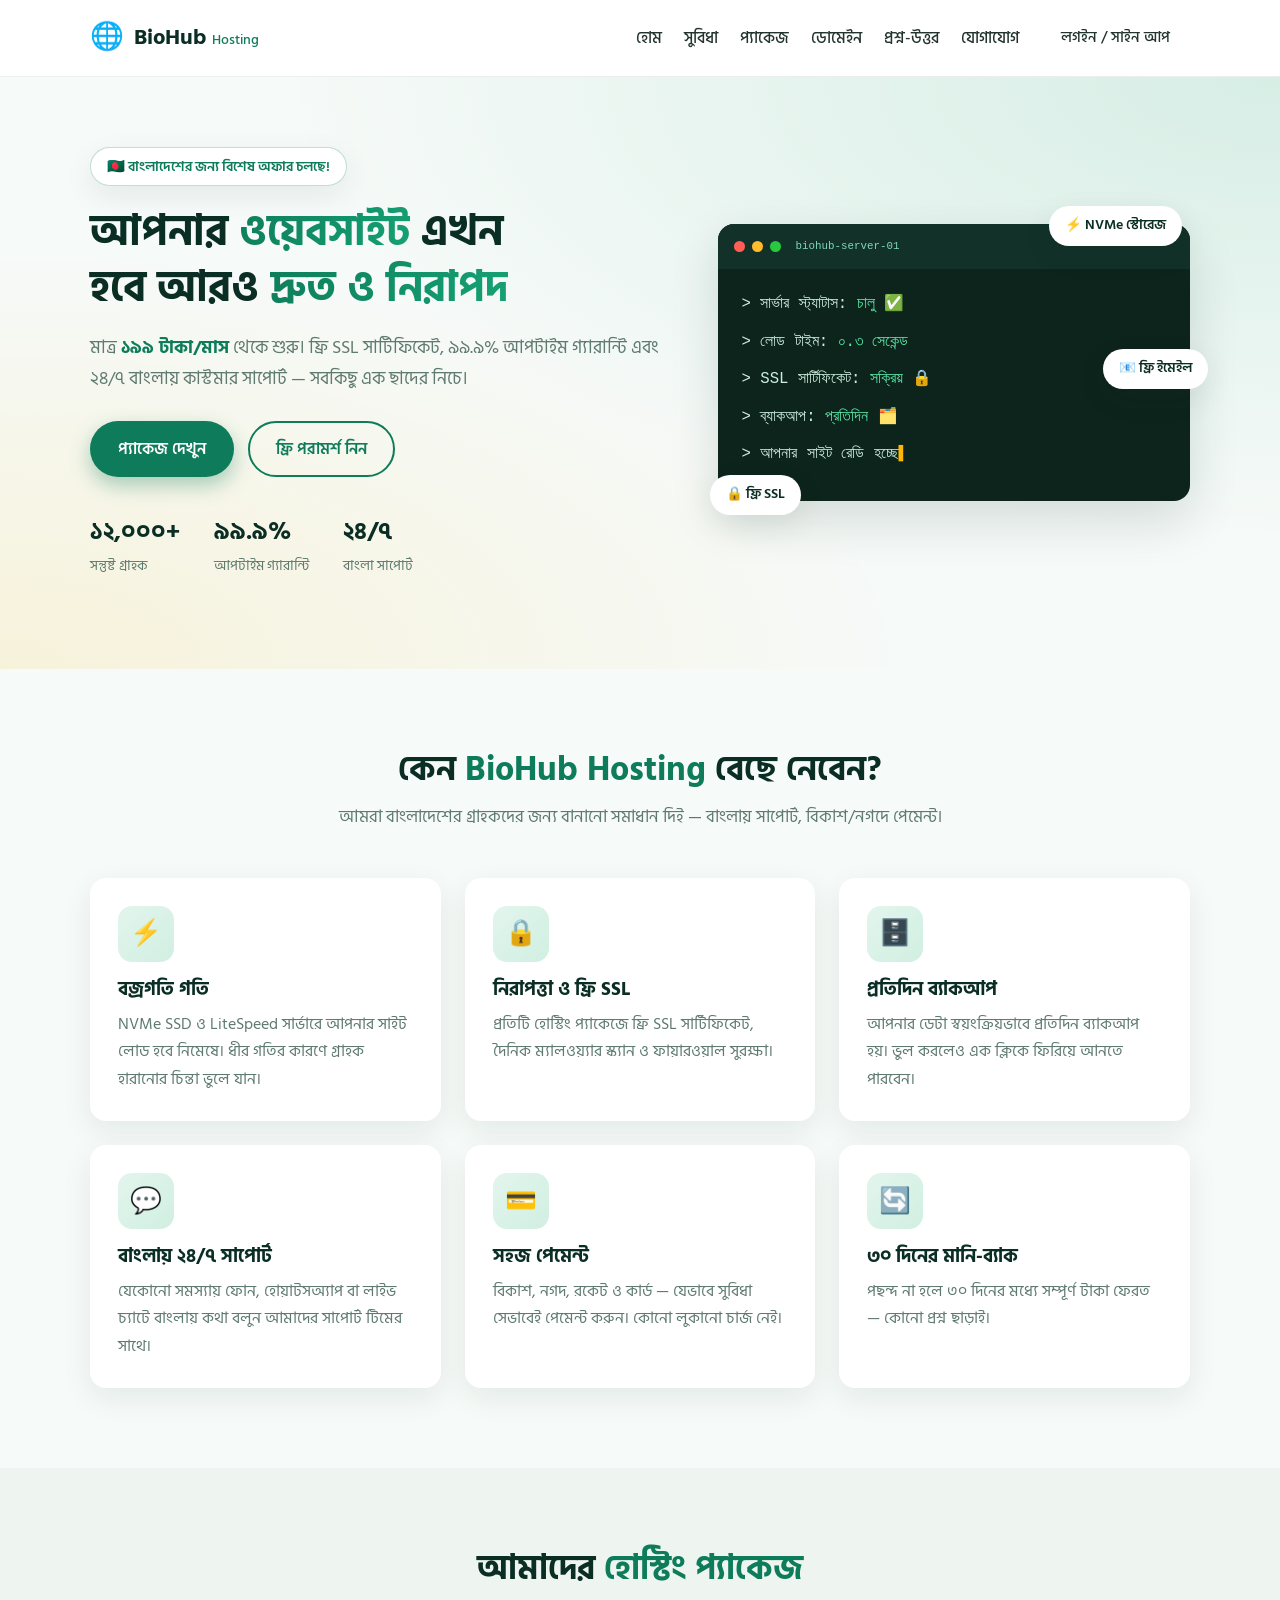
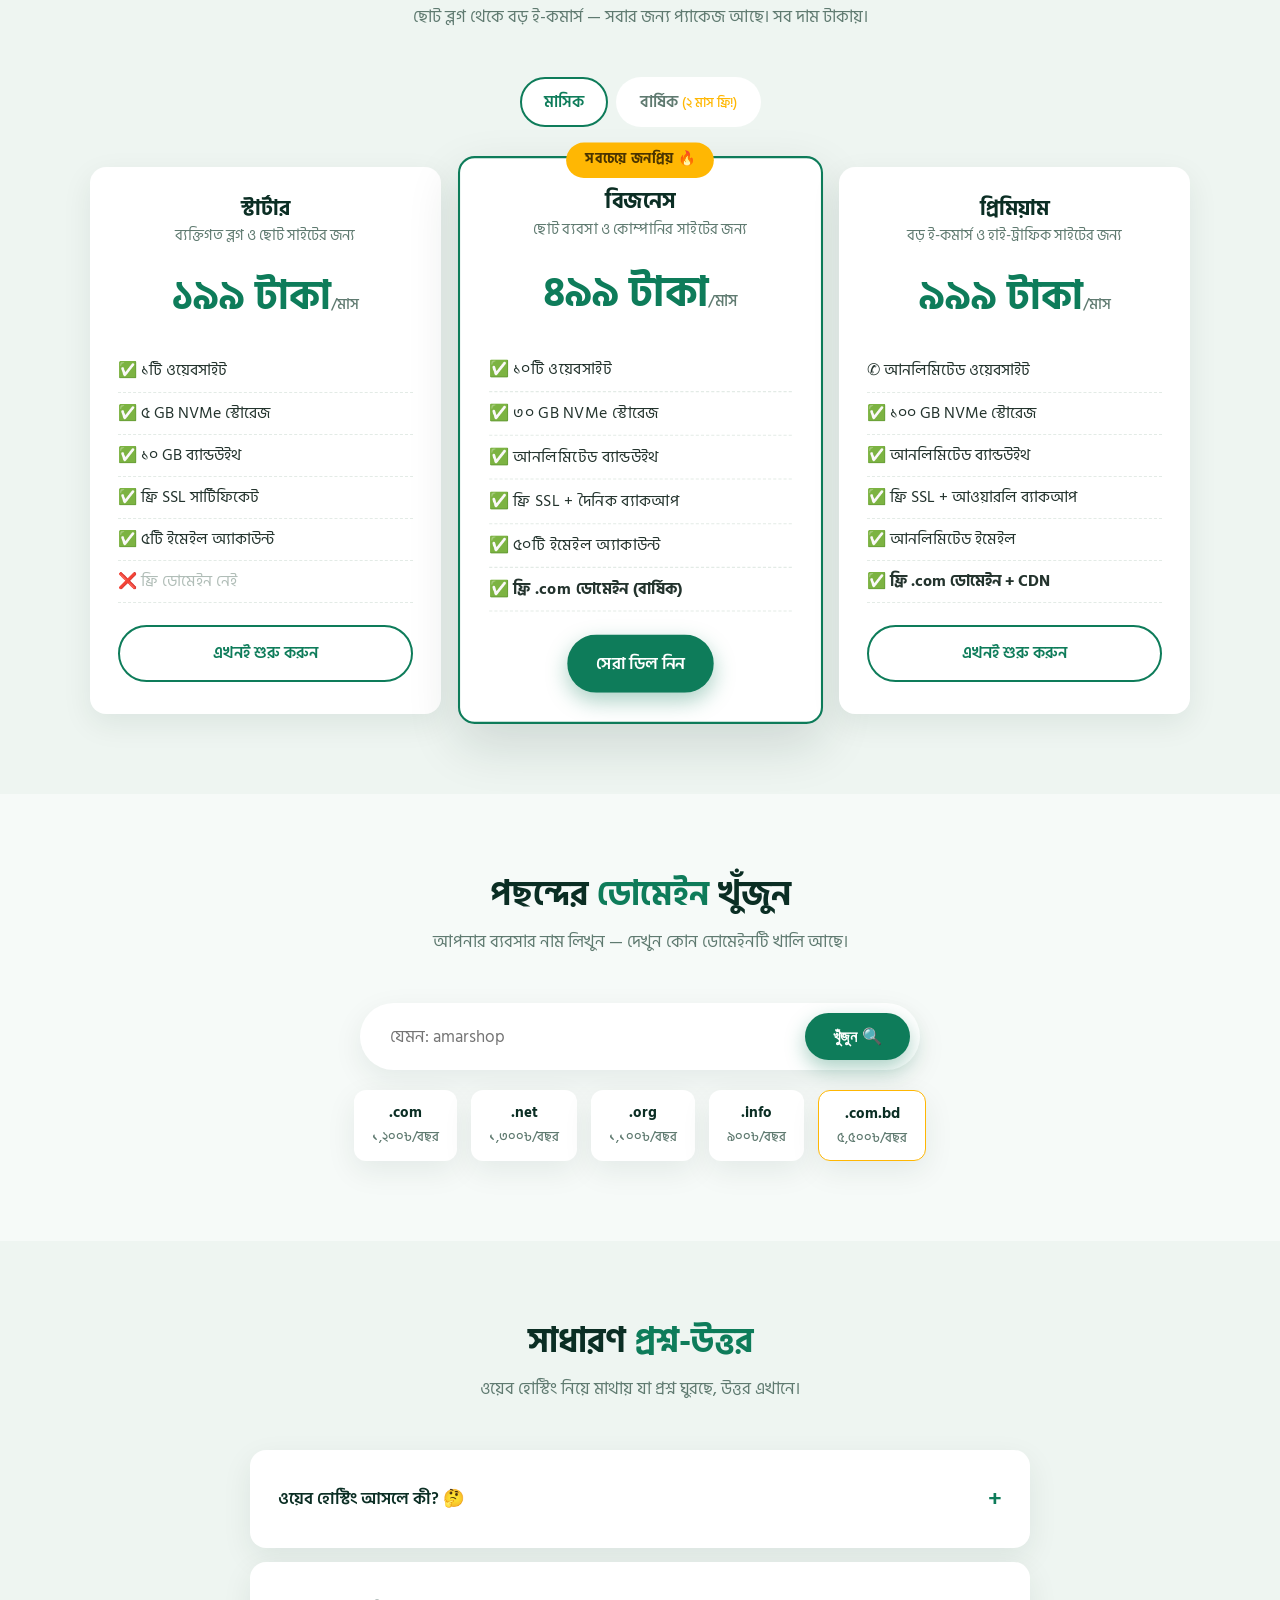
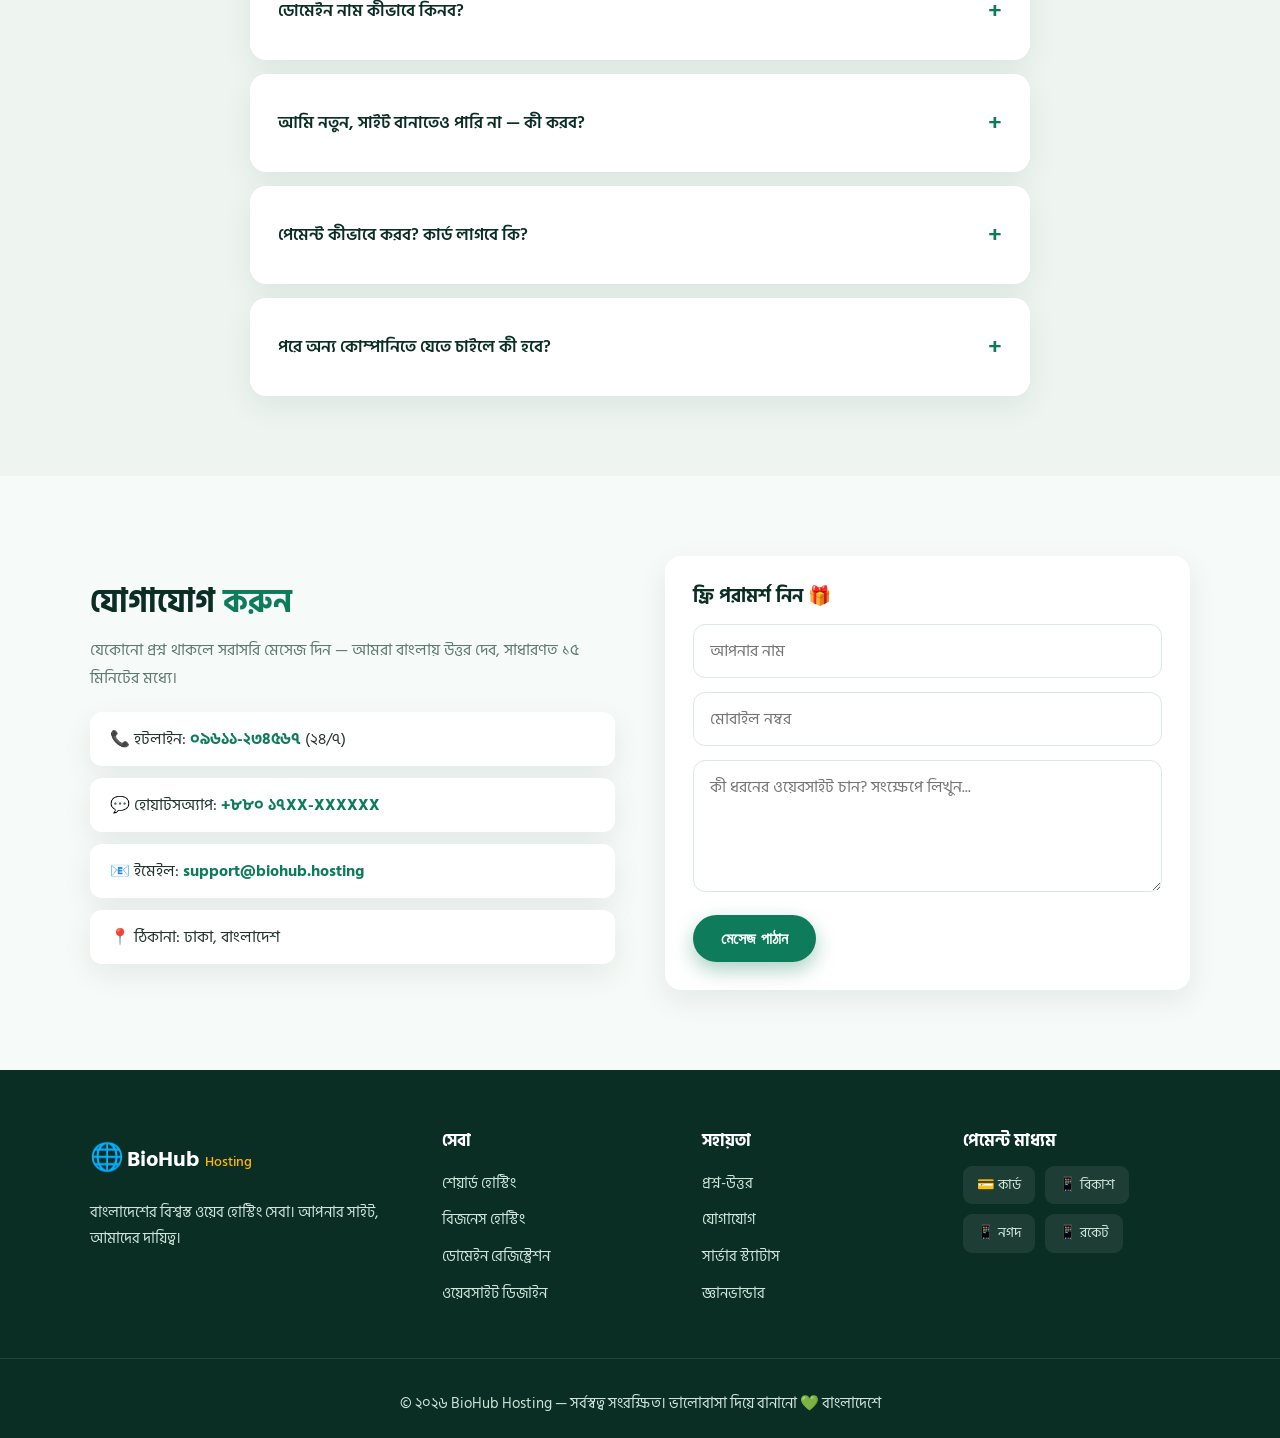
<file: index.html>
<!DOCTYPE html>
<html lang="bn">
<head>
  <meta charset="UTF-8" />
  <meta name="viewport" content="width=device-width, initial-scale=1.0" />
  <title>BioHub Hosting — বাংলাদেশের বিশ্বস্ত ওয়েব হোস্টিং</title>
  <meta name="description" content="BioHub Hosting — সস্তা, দ্রুত ও নিরাপদ ওয়েব হোস্টিং সেবা। বাংলাদেশের জন্য বিশেষ প্যাকেজ, ২৪/৭ বাংলা সাপোর্ট।" />
  <link rel="preconnect" href="https://fonts.googleapis.com" />
  <link rel="preconnect" href="https://fonts.gstatic.com" crossorigin />
  <link href="https://fonts.googleapis.com/css2?family=Hind+Siliguri:wght@300;400;500;600;700&family=Noto+Serif+Bengali:wght@600;700&display=swap" rel="stylesheet" />
  <link rel="stylesheet" href="style.css" />
</head>
<body>

  <!-- ================= হেডার / নেভিগেশন ================= -->
  <header class="header">
    <div class="container nav-wrap">
      <a class="logo" href="#home">
        <span class="logo-icon">🌐</span>
        <span class="logo-text">BioHub <small>Hosting</small></span>
      </a>
      <nav class="nav" id="navMenu">
        <a href="#home">হোম</a>
        <a href="#features">সুবিধা</a>
        <a href="#pricing">প্যাকেজ</a>
        <a href="#domains">ডোমেইন</a>
        <a href="#faq">প্রশ্ন-উত্তর</a>
        <a href="#contact">যোগাযোগ</a>
        <a href="#contact" class="btn btn-sm">লগইন / সাইন আপ</a>
      </nav>
      <button class="nav-toggle" id="navToggle" aria-label="মেনু">☰</button>
    </div>
  </header>

  <!-- ================= হিরো সেকশন ================= -->
  <section class="hero" id="home">
    <div class="container hero-grid">
      <div class="hero-text">
        <span class="badge">🇧🇩 বাংলাদেশের জন্য বিশেষ অফার চলছে!</span>
        <h1>আপনার <span class="highlight">ওয়েবসাইট</span> এখন <br class="br-desktop" />হবে আরও <span class="highlight">দ্রুত ও নিরাপদ</span></h1>
        <p class="lead">
          মাত্র <strong>১৯৯ টাকা/মাস</strong> থেকে শুরু। ফ্রি SSL সার্টিফিকেট, ৯৯.৯% আপটাইম গ্যারান্টি
          এবং ২৪/৭ বাংলায় কাস্টমার সাপোর্ট — সবকিছু এক ছাদের নিচে।
        </p>
        <div class="hero-actions">
          <a href="#pricing" class="btn btn-primary">প্যাকেজ দেখুন</a>
          <a href="#contact" class="btn btn-ghost">ফ্রি পরামর্শ নিন</a>
        </div>
        <div class="hero-stats">
          <div><strong>১২,০০০+</strong><span>সন্তুষ্ট গ্রাহক</span></div>
          <div><strong>৯৯.৯%</strong><span>আপটাইম গ্যারান্টি</span></div>
          <div><strong>২৪/৭</strong><span>বাংলা সাপোর্ট</span></div>
        </div>
      </div>
      <div class="hero-art">
        <div class="server-card">
          <div class="server-head">
            <span class="dot red"></span><span class="dot yellow"></span><span class="dot green"></span>
            <small>biohub-server-01</small>
          </div>
          <div class="server-body">
            <p>> সার্ভার স্ট্যাটাস: <span class="ok">চালু ✅</span></p>
            <p>> লোড টাইম: <span class="ok">০.৩ সেকেন্ড</span></p>
            <p>> SSL সার্টিফিকেট: <span class="ok">সক্রিয় 🔒</span></p>
            <p>> ব্যাকআপ: <span class="ok">প্রতিদিন 🗂️</span></p>
            <p class="cursor-line">> আপনার সাইট রেডি হচ্ছে<span class="cursor">▌</span></p>
          </div>
        </div>
        <div class="float-chip chip-1">⚡ NVMe স্টোরেজ</div>
        <div class="float-chip chip-2">🔒 ফ্রি SSL</div>
        <div class="float-chip chip-3">📧 ফ্রি ইমেইল</div>
      </div>
    </div>
  </section>

  <!-- ================= সুবিধা সেকশন ================= -->
  <section class="section" id="features">
    <div class="container">
      <div class="section-head">
        <h2>কেন <span>BioHub Hosting</span> বেছে নেবেন?</h2>
        <p>আমরা বাংলাদেশের গ্রাহকদের জন্য বানানো সমাধান দিই — বাংলায় সাপোর্ট, বিকাশ/নগদে পেমেন্ট।</p>
      </div>
      <div class="grid-3">
        <div class="card feature">
          <div class="icon">⚡</div>
          <h3>বজ্রগতি গতি</h3>
          <p>NVMe SSD ও LiteSpeed সার্ভারে আপনার সাইট লোড হবে নিমেষে। ধীর গতির কারণে গ্রাহক হারানোর চিন্তা ভুলে যান।</p>
        </div>
        <div class="card feature">
          <div class="icon">🔒</div>
          <h3>নিরাপত্তা ও ফ্রি SSL</h3>
          <p>প্রতিটি হোস্টিং প্যাকেজে ফ্রি SSL সার্টিফিকেট, দৈনিক ম্যালওয়্যার স্ক্যান ও ফায়ারওয়াল সুরক্ষা।</p>
        </div>
        <div class="card feature">
          <div class="icon">🗄️</div>
          <h3>প্রতিদিন ব্যাকআপ</h3>
          <p>আপনার ডেটা স্বয়ংক্রিয়ভাবে প্রতিদিন ব্যাকআপ হয়। ভুল করলেও এক ক্লিকে ফিরিয়ে আনতে পারবেন।</p>
        </div>
        <div class="card feature">
          <div class="icon">💬</div>
          <h3>বাংলায় ২৪/৭ সাপোর্ট</h3>
          <p>যেকোনো সমস্যায় ফোন, হোয়াটসঅ্যাপ বা লাইভ চ্যাটে বাংলায় কথা বলুন আমাদের সাপোর্ট টিমের সাথে।</p>
        </div>
        <div class="card feature">
          <div class="icon">💳</div>
          <h3>সহজ পেমেন্ট</h3>
          <p>বিকাশ, নগদ, রকেট ও কার্ড — যেভাবে সুবিধা সেভাবেই পেমেন্ট করুন। কোনো লুকানো চার্জ নেই।</p>
        </div>
        <div class="card feature">
          <div class="icon">🔄</div>
          <h3>৩০ দিনের মানি-ব্যাক</h3>
          <p>পছন্দ না হলে ৩০ দিনের মধ্যে সম্পূর্ণ টাকা ফেরত — কোনো প্রশ্ন ছাড়াই।</p>
        </div>
      </div>
    </div>
  </section>

  <!-- ================= প্যাকেজ / দাম ================= -->
  <section class="section section-alt" id="pricing">
    <div class="container">
      <div class="section-head">
        <h2>আমাদের <span>হোস্টিং প্যাকেজ</span></h2>
        <p>ছোট ব্লগ থেকে বড় ই-কমার্স — সবার জন্য প্যাকেজ আছে। সব দাম টাকায়।</p>
      </div>

      <div class="billing-toggle">
        <span class="active" data-billing="monthly">মাসিক</span>
        <span data-billing="yearly">বার্ষিক <small>(২ মাস ফ্রি!)</small></span>
      </div>

      <div class="grid-3 pricing-grid">
        <div class="card price-card">
          <h3>স্টার্টার</h3>
          <p class="desc">ব্যক্তিগত ব্লগ ও ছোট সাইটের জন্য</p>
          <div class="price"><span data-monthly="১৯৯" data-yearly="১,৯৯০">১৯৯</span> টাকা<em data-monthly="/মাস" data-yearly="/বছর">/মাস</em></div>
          <ul>
            <li>✅ ১টি ওয়েবসাইট</li>
            <li>✅ ৫ GB NVMe স্টোরেজ</li>
            <li>✅ ১০ GB ব্যান্ডউইথ</li>
            <li>✅ ফ্রি SSL সার্টিফিকেট</li>
            <li>✅ ৫টি ইমেইল অ্যাকাউন্ট</li>
            <li class="muted">❌ ফ্রি ডোমেইন নেই</li>
          </ul>
          <a href="#contact" class="btn btn-outline">এখনই শুরু করুন</a>
        </div>

        <div class="card price-card featured">
          <span class="ribbon">সবচেয়ে জনপ্রিয় 🔥</span>
          <h3>বিজনেস</h3>
          <p class="desc">ছোট ব্যবসা ও কোম্পানির সাইটের জন্য</p>
          <div class="price"><span data-monthly="৪৯৯" data-yearly="৪,৯৯০">৪৯৯</span> টাকা<em data-monthly="/মাস" data-yearly="/বছর">/মাস</em></div>
          <ul>
            <li>✅ ১০টি ওয়েবসাইট</li>
            <li>✅ ৩০ GB NVMe স্টোরেজ</li>
            <li>✅ আনলিমিটেড ব্যান্ডউইথ</li>
            <li>✅ ফ্রি SSL + দৈনিক ব্যাকআপ</li>
            <li>✅ ৫০টি ইমেইল অ্যাকাউন্ট</li>
            <li>✅ <strong>ফ্রি .com ডোমেইন (বার্ষিক)</strong></li>
          </ul>
          <a href="#contact" class="btn btn-primary">সেরা ডিল নিন</a>
        </div>

        <div class="card price-card">
          <h3>প্রিমিয়াম</h3>
          <p class="desc">বড় ই-কমার্স ও হাই-ট্রাফিক সাইটের জন্য</p>
          <div class="price"><span data-monthly="৯৯৯" data-yearly="৯,৯৯০">৯৯৯</span> টাকা<em data-monthly="/মাস" data-yearly="/বছর">/মাস</em></div>
          <ul>
            <li>✆ আনলিমিটেড ওয়েবসাইট</li>
            <li>✅ ১০০ GB NVMe স্টোরেজ</li>
            <li>✅ আনলিমিটেড ব্যান্ডউইথ</li>
            <li>✅ ফ্রি SSL + আওয়ারলি ব্যাকআপ</li>
            <li>✅ আনলিমিটেড ইমেইল</li>
            <li>✅ <strong>ফ্রি .com ডোমেইন + CDN</strong></li>
          </ul>
          <a href="#contact" class="btn btn-outline">এখনই শুরু করুন</a>
        </div>
      </div>
    </div>
  </section>

  <!-- ================= ডোমেইন সার্চ ================= -->
  <section class="section" id="domains">
    <div class="container domain-wrap">
      <div class="section-head">
        <h2>পছন্দের <span>ডোমেইন</span> খুঁজুন</h2>
        <p>আপনার ব্যবসার নাম লিখুন — দেখুন কোন ডোমেইনটি খালি আছে।</p>
      </div>
      <form class="domain-search" id="domainForm">
        <input type="text" id="domainInput" placeholder="যেমন: amarshop" aria-label="ডোমেইন নাম" />
        <button type="submit" class="btn btn-primary">খুঁজুন 🔍</button>
      </form>
      <div class="domain-result" id="domainResult" hidden></div>
      <div class="tld-row">
        <span class="tld">.com <small>১,২০০৳/বছর</small></span>
        <span class="tld">.net <small>১,৩০০৳/বছর</small></span>
        <span class="tld">.org <small>১,১০০৳/বছর</small></span>
        <span class="tld">.info <small>৯০০৳/বছর</small></span>
        <span class="tld tld-bd">.com.bd <small>৫,৫০০৳/বছর</small></span>
      </div>
    </div>
  </section>

  <!-- ================= প্রশ্ন-উত্তর ================= -->
  <section class="section section-alt" id="faq">
    <div class="container">
      <div class="section-head">
        <h2>সাধারণ <span>প্রশ্ন-উত্তর</span></h2>
        <p>ওয়েব হোস্টিং নিয়ে মাথায় যা প্রশ্ন ঘুরছে, উত্তর এখানে।</p>
      </div>
      <div class="faq-list">
        <details class="card faq">
          <summary>ওয়েব হোস্টিং আসলে কী? 🤔</summary>
          <p>ওয়েব হোস্টিং হলো এমন একটি সেবা, যেখানে আপনার ওয়েবসাইটের সব ফাইল (ছবি, লেখা, কোড) একটি শক্তিশালী কম্পিউটার — অর্থাৎ <strong>সার্ভার</strong>-এ সংরক্ষণ করা হয়। সেই সার্ভার সারাক্ষণ ইন্টারনেটের সাথে যুক্ত থাকে, তাই পৃথিবীর যেকোনো প্রান্ত থেকে যে কেউ আপনার সাইটটি দেখতে পারে। সহজভাবে বললে — আপনার ওয়েবসাইটের “বাড়া ভাড়া” নেওয়ার মতোই!</p>
        </details>
        <details class="card faq">
          <summary>ডোমেইন নাম কীভাবে কিনব?</summary>
          <p>উপরের ডোমেইন সার্চ বক্সে আপনার পছন্দের নাম লিখুন। খালি থাকলে আমরা নিবন্ধন করে দেব। .com ডোমেইনের দাম মাত্র ১,২০০ টাকা/বছর। বিজনেস ও প্রিমিয়াম প্যাকেজ বার্ষিক নিলে ডোমেইন একদম ফ্রি!</p>
        </details>
        <details class="card faq">
          <summary>আমি নতুন, সাইট বানাতেও পারি না — কী করব?</summary>
          <p>চিন্তা নেই! আমাদের সাথে যোগাযোগ করলে আমরা বাংলায় ধাপে ধাপে সাহায্য করব। চাইলে আমরাই আপনার সাইট বানিয়ে দেব — ব্লগ, পোর্টফোলিও বা অনলাইন শপ যাই হোক।</p>
        </details>
        <details class="card faq">
          <summary>পেমেন্ট কীভাবে করব? কার্ড লাগবে কি?</summary>
          <p>না! বিকাশ, নগদ, রকেটেই পেমেন্ট করতে পারবেন। চাইলে ব্যাংক ট্রান্সফার বা কার্ডও চলবে। পেমেন্টের পর ৫ মিনিটের মধ্যেই হোস্টিং চালু হয়ে যায়।</p>
        </details>
        <details class="card faq">
          <summary>পরে অন্য কোম্পানিতে যেতে চাইলে কী হবে?</summary>
          <p>আপনার ডেটা সম্পূর্ণ আপনার। যেকোনো সময় ফ্রি ট্রান্সফার করে আমরা আপনাকে ছেড়ে দেব — কোনো ফি নেই। আর পছন্দ না হলে ৩০ দিনের মধ্যে সম্পূর্ণ টাকা ফেরত পাবেন।</p>
        </details>
      </div>
    </div>
  </section>

  <!-- ================= যোগাযোগ ================= -->
  <section class="section" id="contact">
    <div class="container contact-grid">
      <div class="contact-info">
        <h2>যোগাযোগ <span>করুন</span></h2>
        <p>যেকোনো প্রশ্ন থাকলে সরাসরি মেসেজ দিন — আমরা বাংলায় উত্তর দেব, সাধারণত ১৫ মিনিটের মধ্যে।</p>
        <ul class="contact-list">
          <li>📞 হটলাইন: <strong>০৯৬১১-২৩৪৫৬৭</strong> (২৪/৭)</li>
          <li>💬 হোয়াটসঅ্যাপ: <strong>+৮৮০ ১৭XX-XXXXXX</strong></li>
          <li>📧 ইমেইল: <strong>support@biohub.hosting</strong></li>
          <li>📍 ঠিকানা: ঢাকা, বাংলাদেশ</li>
        </ul>
      </div>
      <form class="card contact-form" id="contactForm">
        <h3>ফ্রি পরামর্শ নিন 🎁</h3>
        <input type="text" placeholder="আপনার নাম" required aria-label="নাম" />
        <input type="tel" placeholder="মোবাইল নম্বর" required aria-label="মোবাইল" />
        <textarea placeholder="কী ধরনের ওয়েবসাইট চান? সংক্ষেপে লিখুন..." rows="4" aria-label="বার্তা"></textarea>
        <button type="submit" class="btn btn-primary">মেসেজ পাঠান</button>
        <p class="form-note" id="formNote" hidden>✅ ধন্যবাদ! আমরা শীঘ্রই যোগাযোগ করব।</p>
      </form>
    </div>
  </section>

  <!-- ================= ফুটার ================= -->
  <footer class="footer">
    <div class="container footer-grid">
      <div>
        <a class="logo" href="#home">
          <span class="logo-icon">🌐</span>
          <span class="logo-text light">BioHub <small>Hosting</small></span>
        </a>
        <p>বাংলাদেশের বিশ্বস্ত ওয়েব হোস্টিং সেবা। আপনার সাইট, আমাদের দায়িত্ব।</p>
      </div>
      <div>
        <h4>সেবা</h4>
        <a href="#pricing">শেয়ার্ড হোস্টিং</a>
        <a href="#pricing">বিজনেস হোস্টিং</a>
        <a href="#domains">ডোমেইন রেজিস্ট্রেশন</a>
        <a href="#contact">ওয়েবসাইট ডিজাইন</a>
      </div>
      <div>
        <h4>সহায়তা</h4>
        <a href="#faq">প্রশ্ন-উত্তর</a>
        <a href="#contact">যোগাযোগ</a>
        <a href="#features">সার্ভার স্ট্যাটাস</a>
        <a href="#home">জ্ঞানভান্ডার</a>
      </div>
      <div>
        <h4>পেমেন্ট মাধ্যম</h4>
        <div class="pay-row">
          <span class="pay">💳 কার্ড</span>
          <span class="pay">📱 বিকাশ</span>
          <span class="pay">📱 নগদ</span>
          <span class="pay">📱 রকেট</span>
        </div>
      </div>
    </div>
    <div class="footer-bottom">
      <p>© ২০২৬ BioHub Hosting — সর্বস্বত্ব সংরক্ষিত। ভালোবাসা দিয়ে বানানো 💚 বাংলাদেশে</p>
    </div>
  </footer>

  <script src="script.js"></script>
</body>
</html>
</file>
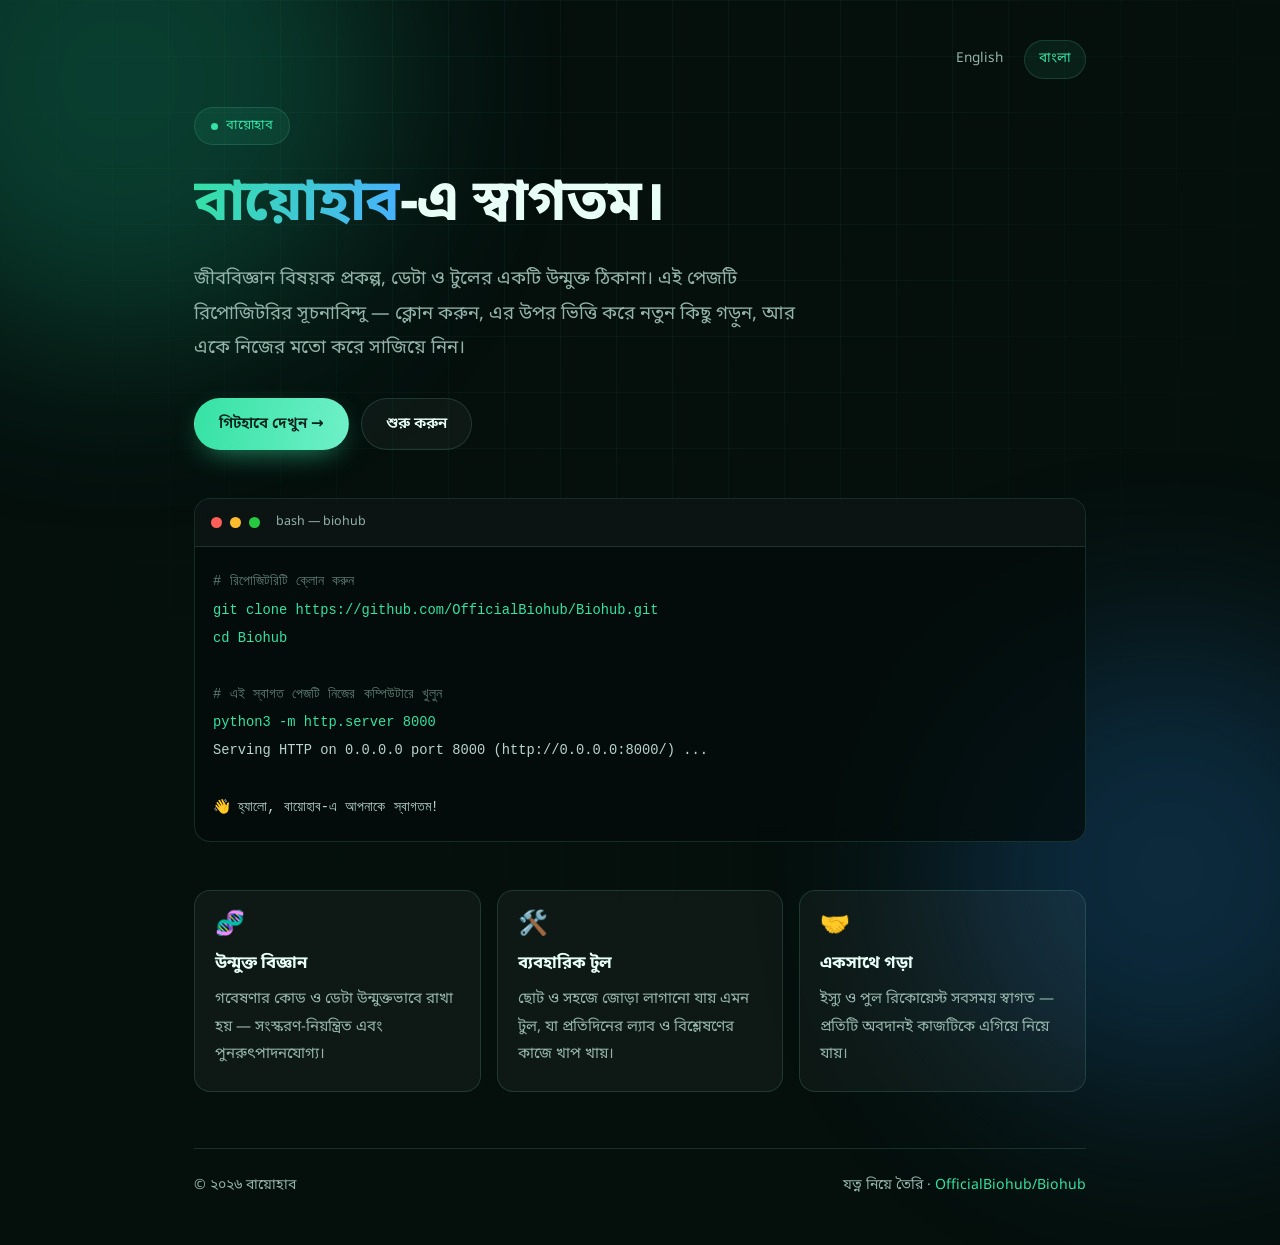
<file: bn/index.html>
<!DOCTYPE html>
<html lang="bn">
<head>
<meta charset="UTF-8" />
<meta name="viewport" content="width=device-width, initial-scale=1.0" />
<title>বায়োহাব-এ স্বাগতম</title>
<meta name="description" content="বায়োহাব-এ স্বাগতম — জীববিজ্ঞান বিষয়ক প্রকল্প, ডেটা ও টুলের একটি উন্মুক্ত ঠিকানা।" />
<link rel="alternate" hreflang="en" href="../index.html" />
<link rel="alternate" hreflang="bn" href="./index.html" />
<link rel="icon" href="data:image/svg+xml,<svg xmlns='http://www.w3.org/2000/svg' viewBox='0 0 100 100'><text y='.9em' font-size='90'>🧬</text></svg>" />
<link rel="preconnect" href="https://fonts.googleapis.com" />
<link rel="preconnect" href="https://fonts.gstatic.com" crossorigin />
<link href="https://fonts.googleapis.com/css2?family=Noto+Sans+Bengali:wght@400;600;700&family=Noto+Sans+Mono:wght@400&display=swap" rel="stylesheet" />
<style>
  :root {
    --bg: #05100d;
    --card: rgba(255, 255, 255, 0.04);
    --border: rgba(120, 255, 214, 0.14);
    --text: #e8fff7;
    --muted: #93b3a9;
    --accent: #35e2a4;
    --accent-2: #48b0ff;
    --radius: 16px;
  }

  * { box-sizing: border-box; }

  html, body { height: 100%; }

  body {
    margin: 0;
    font-family: "Noto Sans Bengali", "Hind Siliguri", "Kalpurush",
                 ui-sans-serif, system-ui, -apple-system, "Segoe UI", Roboto, sans-serif;
    color: var(--text);
    background: var(--bg);
    /* Bengali script needs a little more vertical room than Latin. */
    line-height: 1.85;
    -webkit-font-smoothing: antialiased;
    overflow-x: hidden;
  }

  .glow {
    position: fixed;
    border-radius: 50%;
    filter: blur(90px);
    opacity: 0.5;
    pointer-events: none;
    z-index: 0;
  }
  .glow--a { width: 520px; height: 520px; background: #0f6b52; top: -180px; left: -140px; }
  .glow--b { width: 460px; height: 460px; background: #14456e; bottom: -200px; right: -120px; }

  .grid-lines {
    position: fixed;
    inset: 0;
    background-image:
      linear-gradient(rgba(120, 255, 214, 0.045) 1px, transparent 1px),
      linear-gradient(90deg, rgba(120, 255, 214, 0.045) 1px, transparent 1px);
    background-size: 56px 56px;
    mask-image: radial-gradient(ellipse at 50% 0%, #000 25%, transparent 78%);
    -webkit-mask-image: radial-gradient(ellipse at 50% 0%, #000 25%, transparent 78%);
    pointer-events: none;
    z-index: 0;
  }

  .wrap {
    position: relative;
    z-index: 1;
    max-width: 940px;
    margin: 0 auto;
    padding: 40px 24px 64px;
  }

  /* Language switcher */
  .lang {
    display: flex;
    justify-content: flex-end;
    gap: 6px;
    margin-bottom: 28px;
  }
  .lang a {
    padding: 6px 14px;
    font-size: 0.85rem;
    border-radius: 999px;
    text-decoration: none;
    color: var(--muted);
    border: 1px solid transparent;
    transition: color 0.16s ease, background 0.16s ease, border-color 0.16s ease;
  }
  .lang a:hover { color: var(--text); }
  .lang a[aria-current="true"] {
    color: var(--accent);
    background: rgba(53, 226, 164, 0.08);
    border-color: var(--border);
  }

  .badge {
    display: inline-flex;
    align-items: center;
    gap: 8px;
    padding: 6px 16px;
    font-size: 0.82rem;
    letter-spacing: 0.04em;
    color: var(--accent);
    background: rgba(53, 226, 164, 0.08);
    border: 1px solid var(--border);
    border-radius: 999px;
  }

  .dot {
    width: 7px; height: 7px;
    border-radius: 50%;
    background: var(--accent);
    animation: pulse 2.4s ease-out infinite;
  }

  @keyframes pulse {
    0%   { box-shadow: 0 0 0 0 rgba(53, 226, 164, 0.55); }
    70%  { box-shadow: 0 0 0 12px rgba(53, 226, 164, 0); }
    100% { box-shadow: 0 0 0 0 rgba(53, 226, 164, 0); }
  }

  h1 {
    font-size: clamp(2.1rem, 6.2vw, 3.6rem);
    line-height: 1.35;
    letter-spacing: -0.01em;
    margin: 22px 0 0;
    font-weight: 700;
  }

  h1 .accent {
    background: linear-gradient(100deg, var(--accent), var(--accent-2));
    -webkit-background-clip: text;
    background-clip: text;
    color: transparent;
  }

  .lede {
    max-width: 640px;
    margin: 18px 0 0;
    font-size: clamp(1.02rem, 2.2vw, 1.16rem);
    color: var(--muted);
  }

  .actions {
    display: flex;
    flex-wrap: wrap;
    gap: 12px;
    margin-top: 32px;
  }

  .btn {
    display: inline-flex;
    align-items: center;
    gap: 8px;
    padding: 11px 24px;
    border-radius: 999px;
    font-weight: 600;
    font-size: 0.95rem;
    text-decoration: none;
    border: 1px solid transparent;
    transition: transform 0.16s ease, box-shadow 0.16s ease, border-color 0.16s ease;
  }
  .btn:hover { transform: translateY(-2px); }

  .btn--primary {
    color: #04231a;
    background: linear-gradient(100deg, var(--accent), #6ff0c8);
    box-shadow: 0 10px 30px -12px rgba(53, 226, 164, 0.75);
  }

  .btn--ghost {
    color: var(--text);
    border-color: var(--border);
    background: var(--card);
  }
  .btn--ghost:hover { border-color: rgba(120, 255, 214, 0.35); }

  .terminal {
    margin-top: 48px;
    border: 1px solid var(--border);
    border-radius: var(--radius);
    background: rgba(3, 12, 10, 0.72);
    overflow: hidden;
    backdrop-filter: blur(8px);
  }

  .terminal__bar {
    display: flex;
    align-items: center;
    gap: 8px;
    padding: 12px 16px;
    background: rgba(255, 255, 255, 0.03);
    border-bottom: 1px solid var(--border);
  }
  .terminal__bar span { width: 11px; height: 11px; border-radius: 50%; }
  .terminal__bar span:nth-child(1) { background: #ff5f57; }
  .terminal__bar span:nth-child(2) { background: #febc2e; }
  .terminal__bar span:nth-child(3) { background: #28c840; }
  .terminal__title {
    margin-left: 8px;
    font-size: 0.78rem;
    color: var(--muted);
  }

  pre {
    margin: 0;
    padding: 20px 18px;
    overflow-x: auto;
    /* Commands stay in Latin/monospace; Bengali comments fall back gracefully. */
    font-family: "Noto Sans Mono", ui-monospace, SFMono-Regular, Menlo, Consolas, monospace;
    font-size: 0.86rem;
    line-height: 1.9;
  }
  .c-com { color: #5f7f75; }
  .c-cmd { color: var(--accent); }
  .c-out { color: #b9d6cd; }

  .cards {
    display: grid;
    grid-template-columns: repeat(auto-fit, minmax(240px, 1fr));
    gap: 16px;
    margin-top: 48px;
  }

  .card {
    padding: 22px 20px;
    border: 1px solid var(--border);
    border-radius: var(--radius);
    background: var(--card);
    transition: transform 0.18s ease, border-color 0.18s ease, background 0.18s ease;
  }
  .card:hover {
    transform: translateY(-3px);
    border-color: rgba(120, 255, 214, 0.32);
    background: rgba(255, 255, 255, 0.06);
  }
  .card__icon { font-size: 1.5rem; line-height: 1; }
  .card h3 { margin: 12px 0 6px; font-size: 1.05rem; }
  .card p { margin: 0; font-size: 0.94rem; color: var(--muted); }

  footer {
    margin-top: 56px;
    padding-top: 24px;
    border-top: 1px solid var(--border);
    display: flex;
    flex-wrap: wrap;
    gap: 10px;
    justify-content: space-between;
    align-items: center;
    font-size: 0.88rem;
    color: var(--muted);
  }
  footer a { color: var(--accent); text-decoration: none; }
  footer a:hover { text-decoration: underline; }

  .reveal {
    opacity: 0;
    transform: translateY(14px);
    animation: rise 0.7s cubic-bezier(0.22, 1, 0.36, 1) forwards;
  }
  .d1 { animation-delay: 0.12s; }
  .d2 { animation-delay: 0.2s; }
  .d3 { animation-delay: 0.28s; }
  .d4 { animation-delay: 0.36s; }
  .d5 { animation-delay: 0.44s; }

  @keyframes rise { to { opacity: 1; transform: translateY(0); } }

  @media (prefers-reduced-motion: reduce) {
    .reveal { animation: none; opacity: 1; transform: none; }
    .dot { animation: none; }
    .btn:hover, .card:hover { transform: none; }
  }
</style>
</head>
<body>
  <div class="glow glow--a"></div>
  <div class="glow glow--b"></div>
  <div class="grid-lines"></div>

  <main class="wrap">
    <nav class="lang" aria-label="ভাষা নির্বাচন">
      <a href="../index.html" hreflang="en">English</a>
      <a href="./index.html" hreflang="bn" aria-current="true">বাংলা</a>
    </nav>

    <header>
      <div class="badge reveal"><span class="dot"></span> বায়োহাব</div>
      <h1 class="reveal d1"><span class="accent">বায়োহাব</span>-এ স্বাগতম।</h1>
      <p class="lede reveal d2">
        জীববিজ্ঞান বিষয়ক প্রকল্প, ডেটা ও টুলের একটি উন্মুক্ত ঠিকানা। এই পেজটি
        রিপোজিটরির সূচনাবিন্দু — ক্লোন করুন, এর উপর ভিত্তি করে নতুন কিছু গড়ুন,
        আর একে নিজের মতো করে সাজিয়ে নিন।
      </p>

      <div class="actions reveal d3">
        <a class="btn btn--primary" href="https://github.com/OfficialBiohub/Biohub">গিটহাবে দেখুন →</a>
        <a class="btn btn--ghost" href="#start">শুরু করুন</a>
      </div>
    </header>

    <section class="terminal reveal d4" id="start">
      <div class="terminal__bar">
        <span></span><span></span><span></span>
        <div class="terminal__title">bash — biohub</div>
      </div>
<pre><code><span class="c-com"># রিপোজিটরিটি ক্লোন করুন</span>
<span class="c-cmd">git clone https://github.com/OfficialBiohub/Biohub.git</span>
<span class="c-cmd">cd Biohub</span>

<span class="c-com"># এই স্বাগত পেজটি নিজের কম্পিউটারে খুলুন</span>
<span class="c-cmd">python3 -m http.server 8000</span>
<span class="c-out">Serving HTTP on 0.0.0.0 port 8000 (http://0.0.0.0:8000/) ...</span>

<span class="c-out">👋 হ্যালো, বায়োহাব-এ আপনাকে স্বাগতম!</span></code></pre>
    </section>

    <section class="cards">
      <article class="card reveal d2">
        <div class="card__icon">🧬</div>
        <h3>উন্মুক্ত বিজ্ঞান</h3>
        <p>গবেষণার কোড ও ডেটা উন্মুক্তভাবে রাখা হয় — সংস্করণ-নিয়ন্ত্রিত এবং পুনরুৎপাদনযোগ্য।</p>
      </article>
      <article class="card reveal d3">
        <div class="card__icon">🛠️</div>
        <h3>ব্যবহারিক টুল</h3>
        <p>ছোট ও সহজে জোড়া লাগানো যায় এমন টুল, যা প্রতিদিনের ল্যাব ও বিশ্লেষণের কাজে খাপ খায়।</p>
      </article>
      <article class="card reveal d4">
        <div class="card__icon">🤝</div>
        <h3>একসাথে গড়া</h3>
        <p>ইস্যু ও পুল রিকোয়েস্ট সবসময় স্বাগত — প্রতিটি অবদানই কাজটিকে এগিয়ে নিয়ে যায়।</p>
      </article>
    </section>

    <footer class="reveal d5">
      <span>© <span id="year">২০২৬</span> বায়োহাব</span>
      <span>যত্ন নিয়ে তৈরি · <a href="https://github.com/OfficialBiohub/Biohub">OfficialBiohub/Biohub</a></span>
    </footer>
  </main>

  <script>
    // Show the year in Bengali numerals (২০২৬ rather than 2026).
    var year = new Date().getFullYear().toString();
    var bnDigits = "০১২৩৪৫৬৭৮৯";
    document.getElementById("year").textContent =
      year.replace(/[0-9]/g, function (d) { return bnDigits[+d]; });

    document.querySelectorAll('a[href^="#"]').forEach(function (link) {
      link.addEventListener("click", function (e) {
        var target = document.querySelector(link.getAttribute("href"));
        if (!target) return;
        e.preventDefault();
        target.scrollIntoView({ behavior: "smooth", block: "start" });
      });
    });
  </script>
</body>
</html>
</file>
<file: style.css>
/* ============================================================
   BioHub Hosting — বাংলা ওয়েব হোস্টিং ওয়েবসাইট স্টাইল
   ============================================================ */

:root {
  --primary: #0e7c5a;
  --primary-dark: #0a5f45;
  --primary-light: #16a374;
  --accent: #ffb703;
  --dark: #0b2e24;
  --text: #23332d;
  --muted: #5f7a70;
  --bg: #f6faf8;
  --card: #ffffff;
  --radius: 16px;
  --shadow: 0 10px 30px rgba(11, 46, 36, 0.08);
  --shadow-lg: 0 20px 50px rgba(11, 46, 36, 0.14);
}

* { margin: 0; padding: 0; box-sizing: border-box; }

html { scroll-behavior: smooth; }

body {
  font-family: 'Hind Siliguri', 'Noto Serif Bengali', sans-serif;
  background: var(--bg);
  color: var(--text);
  line-height: 1.75;
}

.container { max-width: 1140px; margin: 0 auto; padding: 0 20px; }

h1, h2, h3, h4 { font-family: 'Hind Siliguri', sans-serif; line-height: 1.3; }

/* ---------- বাটন ---------- */
.btn {
  display: inline-block;
  padding: 12px 26px;
  border-radius: 999px;
  font-weight: 600;
  font-size: 1.02rem;
  text-decoration: none;
  border: 2px solid transparent;
  cursor: pointer;
  transition: all 0.25s ease;
}
.btn-primary { background: var(--primary); color: #fff; box-shadow: 0 8px 20px rgba(14, 124, 90, 0.35); }
.btn-primary:hover { background: var(--primary-dark); transform: translateY(-2px); }
.btn-ghost { border-color: var(--primary); color: var(--primary); }
.btn-ghost:hover { background: var(--primary); color: #fff; }
.btn-outline { border-color: var(--primary); color: var(--primary); width: 100%; }
.btn-outline:hover { background: var(--primary); color: #fff; }
.btn-sm { padding: 8px 18px; font-size: 0.92rem; }

/* ---------- হেডার ---------- */
.header {
  position: sticky;
  top: 0;
  z-index: 100;
  background: rgba(255, 255, 255, 0.92);
  backdrop-filter: blur(10px);
  border-bottom: 1px solid rgba(11, 46, 36, 0.08);
}
.nav-wrap { display: flex; align-items: center; justify-content: space-between; padding: 14px 20px; }
.logo { display: flex; align-items: center; gap: 10px; text-decoration: none; }
.logo-icon { font-size: 1.7rem; }
.logo-text { font-size: 1.4rem; font-weight: 700; color: var(--dark); }
.logo-text small { font-size: 0.85rem; font-weight: 500; color: var(--primary); }
.logo-text.light { color: #fff; }
.logo-text.light small { color: var(--accent); }
.nav { display: flex; align-items: center; gap: 22px; }
.nav a { text-decoration: none; color: var(--text); font-weight: 500; transition: color 0.2s; }
.nav a:hover { color: var(--primary); }
.nav-toggle { display: none; background: none; border: none; font-size: 1.6rem; cursor: pointer; color: var(--dark); }

/* ---------- হিরো ---------- */
.hero {
  background:
    radial-gradient(ellipse at top right, rgba(22, 163, 116, 0.14), transparent 55%),
    radial-gradient(ellipse at bottom left, rgba(255, 183, 3, 0.12), transparent 50%),
    var(--bg);
  padding: 70px 0 90px;
  overflow: hidden;
}
.hero-grid { display: grid; grid-template-columns: 1.1fr 0.9fr; gap: 50px; align-items: center; }
.badge {
  display: inline-block;
  background: #fff;
  border: 1px solid rgba(14, 124, 90, 0.25);
  color: var(--primary);
  padding: 6px 16px;
  border-radius: 999px;
  font-size: 0.9rem;
  font-weight: 600;
  margin-bottom: 18px;
  box-shadow: var(--shadow);
}
.hero h1 { font-size: 2.7rem; font-weight: 700; color: var(--dark); margin-bottom: 16px; }
.highlight {
  background: linear-gradient(120deg, var(--primary), var(--primary-light));
  -webkit-background-clip: text;
  background-clip: text;
  color: transparent;
}
.lead { font-size: 1.12rem; color: var(--muted); margin-bottom: 26px; }
.lead strong { color: var(--primary); }
.hero-actions { display: flex; gap: 14px; flex-wrap: wrap; margin-bottom: 34px; }
.hero-stats { display: flex; gap: 34px; flex-wrap: wrap; }
.hero-stats div { display: flex; flex-direction: column; }
.hero-stats strong { font-size: 1.5rem; color: var(--dark); }
.hero-stats span { color: var(--muted); font-size: 0.9rem; }

/* সার্ভার কার্ড আর্ট */
.hero-art { position: relative; }
.server-card {
  background: #0d241c;
  border-radius: var(--radius);
  box-shadow: var(--shadow-lg);
  overflow: hidden;
  animation: float 5s ease-in-out infinite;
}
.server-head {
  display: flex;
  align-items: center;
  gap: 7px;
  padding: 13px 16px;
  background: #123129;
}
.server-head small { margin-left: 8px; color: #7fd8b5; font-family: monospace; }
.dot { width: 11px; height: 11px; border-radius: 50%; }
.dot.red { background: #ff5f57; }
.dot.yellow { background: #febc2e; }
.dot.green { background: #28c840; }
.server-body { padding: 22px 24px; font-family: monospace; font-size: 0.98rem; color: #cdeee0; }
.server-body p { margin-bottom: 10px; }
.server-body .ok { color: #5be8a9; }
.cursor { animation: blink 1s step-end infinite; color: var(--accent); }

.float-chip {
  position: absolute;
  background: #fff;
  padding: 8px 16px;
  border-radius: 999px;
  font-size: 0.85rem;
  font-weight: 600;
  box-shadow: var(--shadow);
  color: var(--dark);
}
.chip-1 { top: -18px; right: 8px; animation: float 4s ease-in-out infinite; }
.chip-2 { bottom: -14px; left: -8px; animation: float 4.5s 0.4s ease-in-out infinite; }
.chip-3 { top: 45%; right: -18px; animation: float 5s 0.8s ease-in-out infinite; }

@keyframes float { 0%, 100% { transform: translateY(0); } 50% { transform: translateY(-9px); } }
@keyframes blink { 50% { opacity: 0; } }

/* ---------- সেকশন কমন ---------- */
.section { padding: 80px 0; }
.section-alt { background: #eef5f1; }
.section-head { text-align: center; max-width: 640px; margin: 0 auto 46px; }
.section-head h2 { font-size: 2.1rem; color: var(--dark); margin-bottom: 10px; }
.section-head span { color: var(--primary); }
.section-head p { color: var(--muted); font-size: 1.05rem; }

.grid-3 { display: grid; grid-template-columns: repeat(3, 1fr); gap: 24px; }
.card {
  background: var(--card);
  border-radius: var(--radius);
  padding: 28px;
  box-shadow: var(--shadow);
  transition: transform 0.25s ease, box-shadow 0.25s ease;
}
.card:hover { transform: translateY(-5px); box-shadow: var(--shadow-lg); }

.feature .icon {
  width: 56px; height: 56px;
  display: grid; place-items: center;
  background: linear-gradient(135deg, #e3f5ed, #d0efe1);
  border-radius: 14px;
  font-size: 1.6rem;
  margin-bottom: 16px;
}
.feature h3 { color: var(--dark); margin-bottom: 8px; font-size: 1.2rem; }
.feature p { color: var(--muted); font-size: 0.98rem; }

/* ---------- প্রাইসিং ---------- */
.billing-toggle {
  display: flex;
  justify-content: center;
  gap: 8px;
  margin-bottom: 40px;
}
.billing-toggle span {
  padding: 9px 22px;
  border-radius: 999px;
  background: #fff;
  cursor: pointer;
  font-weight: 600;
  color: var(--muted);
  border: 2px solid transparent;
  transition: all 0.2s;
  user-select: none;
}
.billing-toggle span.active { border-color: var(--primary); color: var(--primary); }
.billing-toggle small { font-weight: 500; color: var(--accent); }

.price-card { text-align: center; position: relative; }
.price-card h3 { font-size: 1.3rem; color: var(--dark); }
.price-card .desc { color: var(--muted); font-size: 0.93rem; margin-bottom: 14px; }
.price {
  font-size: 2.5rem;
  font-weight: 700;
  color: var(--primary);
  margin: 10px 0 18px;
}
.price em { font-size: 0.95rem; color: var(--muted); font-style: normal; font-weight: 500; }
.price-card ul { list-style: none; text-align: left; margin-bottom: 22px; }
.price-card li { padding: 7px 0; border-bottom: 1px dashed #e3ebe6; font-size: 0.97rem; }
.price-card li.muted { color: #b0bdb7; }
.price-card.featured {
  border: 2px solid var(--primary);
  transform: scale(1.04);
  box-shadow: var(--shadow-lg);
}
.price-card.featured:hover { transform: scale(1.04) translateY(-5px); }
.ribbon {
  position: absolute;
  top: -15px;
  left: 50%;
  transform: translateX(-50%);
  background: var(--accent);
  color: #4a3400;
  padding: 5px 18px;
  border-radius: 999px;
  font-size: 0.85rem;
  font-weight: 700;
  white-space: nowrap;
}

/* ---------- ডোমেইন ---------- */
.domain-wrap { text-align: center; }
.domain-search {
  display: flex;
  gap: 10px;
  max-width: 560px;
  margin: 0 auto 20px;
  background: #fff;
  padding: 10px;
  border-radius: 999px;
  box-shadow: var(--shadow);
}
.domain-search input {
  flex: 1;
  border: none;
  outline: none;
  padding: 10px 20px;
  font-size: 1.05rem;
  font-family: inherit;
  background: transparent;
  color: var(--text);
}
.domain-result { margin: 14px auto 22px; font-size: 1.05rem; }
.domain-result .found { color: var(--primary); font-weight: 600; }
.domain-result .taken { color: #c0392b; font-weight: 600; }
.tld-row { display: flex; gap: 14px; justify-content: center; flex-wrap: wrap; }
.tld {
  background: #fff;
  border-radius: 12px;
  padding: 10px 18px;
  font-weight: 700;
  color: var(--dark);
  box-shadow: var(--shadow);
  display: flex;
  flex-direction: column;
  font-size: 0.95rem;
}
.tld small { font-weight: 500; color: var(--muted); }
.tld-bd { border: 1.5px solid var(--accent); }

/* ---------- FAQ ---------- */
.faq-list { max-width: 780px; margin: 0 auto; display: grid; gap: 14px; }
.faq summary {
  cursor: pointer;
  font-weight: 600;
  font-size: 1.08rem;
  color: var(--dark);
  list-style: none;
  display: flex;
  justify-content: space-between;
  align-items: center;
}
.faq summary::-webkit-details-marker { display: none; }
.faq summary::after { content: '+'; font-size: 1.5rem; color: var(--primary); transition: transform 0.2s; }
.faq[open] summary::after { transform: rotate(45deg); }
.faq[open] summary { margin-bottom: 10px; }
.faq p { color: var(--muted); font-size: 0.99rem; }

/* ---------- যোগাযোগ ---------- */
.contact-grid { display: grid; grid-template-columns: 1fr 1fr; gap: 50px; align-items: center; }
.contact-info h2 { font-size: 2rem; color: var(--dark); margin-bottom: 12px; }
.contact-info span { color: var(--primary); }
.contact-info > p { color: var(--muted); margin-bottom: 20px; }
.contact-list { list-style: none; display: grid; gap: 12px; }
.contact-list li { background: #fff; padding: 13px 20px; border-radius: 12px; box-shadow: var(--shadow); }
.contact-list strong { color: var(--primary); }
.contact-form h3 { color: var(--dark); margin-bottom: 16px; }
.contact-form input, .contact-form textarea {
  width: 100%;
  padding: 13px 16px;
  margin-bottom: 14px;
  border: 1.5px solid #dce8e2;
  border-radius: 12px;
  font-family: inherit;
  font-size: 1rem;
  outline: none;
  transition: border-color 0.2s;
  resize: vertical;
}
.contact-form input:focus, .contact-form textarea:focus { border-color: var(--primary); }
.form-note { margin-top: 12px; color: var(--primary); font-weight: 600; text-align: center; }

/* ---------- ফুটার ---------- */
.footer { background: var(--dark); color: #cfe4da; padding: 60px 0 0; }
.footer-grid { display: grid; grid-template-columns: 1.4fr 1fr 1fr 1fr; gap: 34px; }
.footer p { font-size: 0.95rem; margin-top: 12px; }
.footer h4 { color: #fff; margin-bottom: 14px; font-size: 1.05rem; }
.footer a { display: block; color: #cfe4da; text-decoration: none; padding: 5px 0; font-size: 0.95rem; transition: color 0.2s; }
.footer a:hover { color: var(--accent); }
.pay-row { display: flex; gap: 10px; flex-wrap: wrap; }
.pay {
  background: rgba(255, 255, 255, 0.08);
  padding: 7px 14px;
  border-radius: 9px;
  font-size: 0.88rem;
}
.footer-bottom {
  margin-top: 46px;
  border-top: 1px solid rgba(255, 255, 255, 0.1);
  padding: 20px 0;
  text-align: center;
  font-size: 0.9rem;
}

/* ---------- রেসপন্সিভ ---------- */
@media (max-width: 960px) {
  .hero-grid, .contact-grid { grid-template-columns: 1fr; }
  .grid-3 { grid-template-columns: 1fr 1fr; }
  .pricing-grid { grid-template-columns: 1fr; max-width: 430px; margin: 0 auto; }
  .price-card.featured { transform: none; }
  .price-card.featured:hover { transform: translateY(-5px); }
  .footer-grid { grid-template-columns: 1fr 1fr; }
  .hero h1 { font-size: 2.2rem; }
  .hero-art { max-width: 480px; margin: 0 auto; }
}

@media (max-width: 640px) {
  .grid-3 { grid-template-columns: 1fr; }
  .nav {
    position: absolute;
    top: 100%;
    left: 0; right: 0;
    background: #fff;
    flex-direction: column;
    align-items: flex-start;
    padding: 18px 24px;
    gap: 14px;
    box-shadow: var(--shadow-lg);
    display: none;
  }
  .nav.open { display: flex; }
  .nav-toggle { display: block; }
  .hero h1 { font-size: 1.75rem; }
  .hero-stats { gap: 20px; }
  .footer-grid { grid-template-columns: 1fr; }
  .chip-3 { display: none; }
}
</file>
